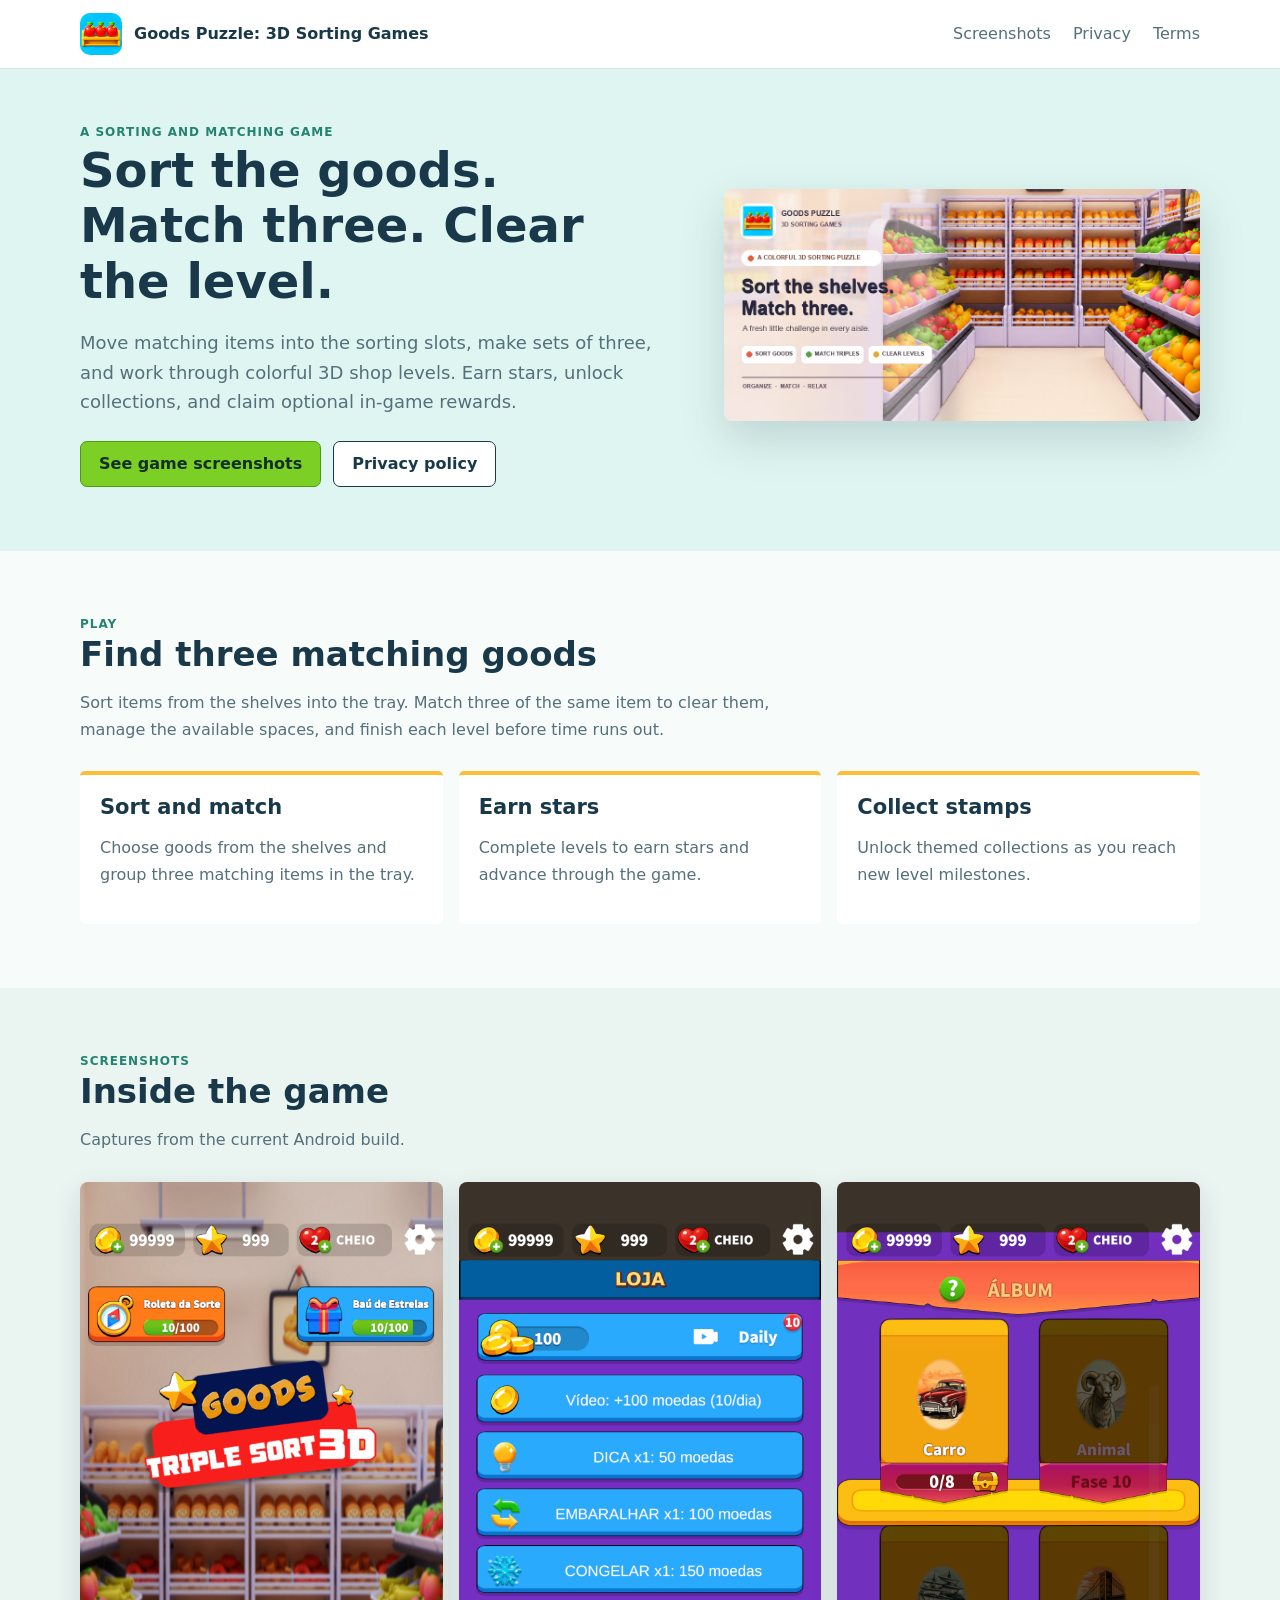
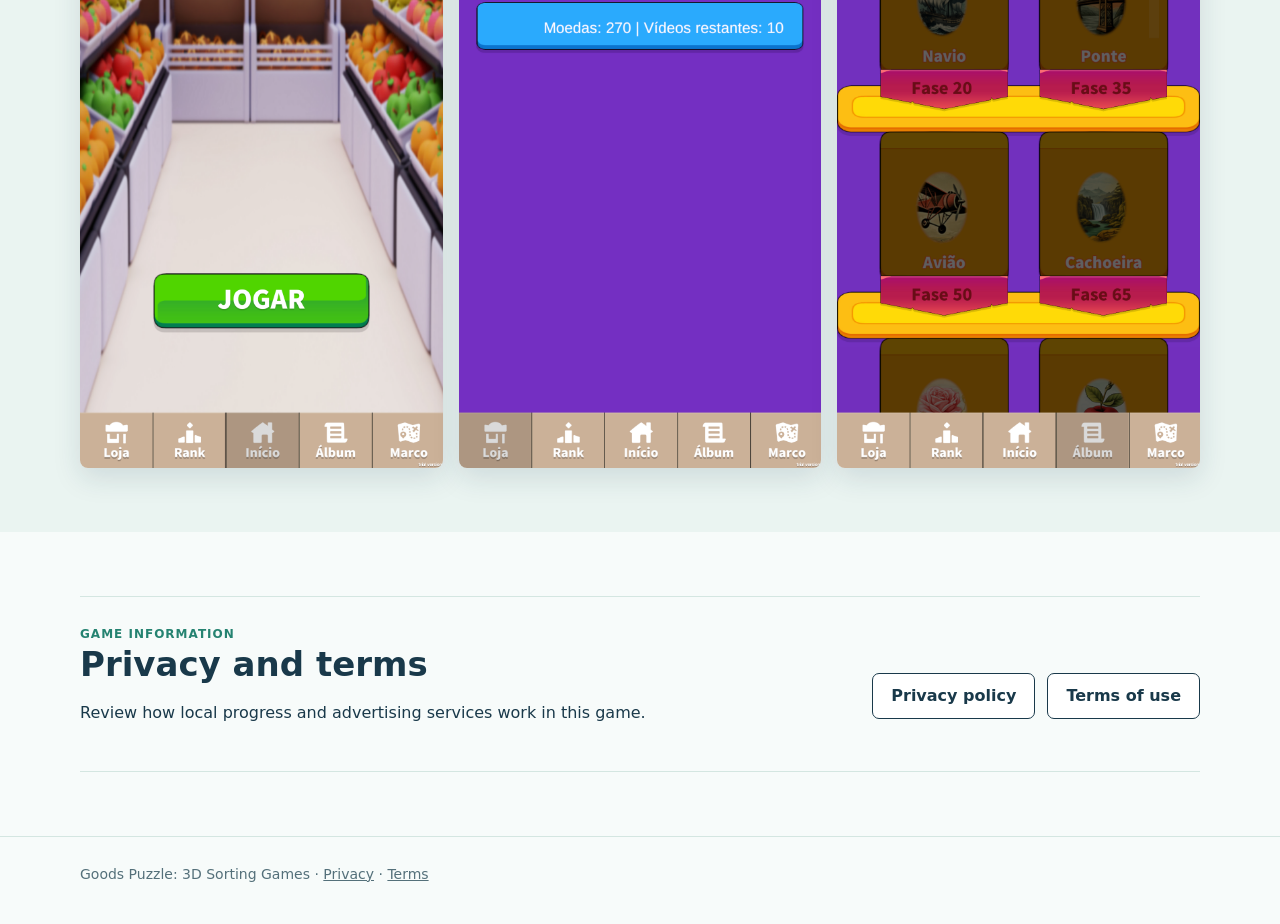
<file: index.html>
<!doctype html>
<html lang="en">
<head><meta charset="utf-8"><meta name="viewport" content="width=device-width,initial-scale=1"><meta name="description" content="Sort colorful goods, match three, and complete levels in Goods Puzzle: 3D Sorting Games."><link rel="icon" href="assets/app-icon.png"><title>Goods Puzzle: 3D Sorting Games</title><link rel="stylesheet" href="site.css"></head>
<body><header class="top"><nav class="wrap"><a class="brand" href="index.html"><img src="assets/app-icon.png" alt=""><span>Goods Puzzle: 3D Sorting Games</span></a><div class="links"><a href="#screens">Screenshots</a><a href="privacy.html">Privacy</a><a href="terms.html">Terms</a></div></nav></header>
<main><section class="hero"><div class="wrap hero-grid"><div><div class="eyebrow">A sorting and matching game</div><h1>Sort the goods. Match three. Clear the level.</h1><p class="lede">Move matching items into the sorting slots, make sets of three, and work through colorful 3D shop levels. Earn stars, unlock collections, and claim optional in-game rewards.</p><div class="actions"><a class="button primary" href="#screens">See game screenshots</a><a class="button secondary" href="privacy.html">Privacy policy</a></div></div><img class="hero-banner" src="assets/store-feature-graphic-1024x500.png" alt="Goods Puzzle: 3D Sorting Games promotional banner with game-style supermarket shelves and colorful goods"></div></section>
<section class="band"><div class="wrap"><div class="head"><div class="eyebrow">Play</div><h2>Find three matching goods</h2><p>Sort items from the shelves into the tray. Match three of the same item to clear them, manage the available spaces, and finish each level before time runs out.</p></div><div class="features"><article class="feature"><h3>Sort and match</h3><p>Choose goods from the shelves and group three matching items in the tray.</p></article><article class="feature"><h3>Earn stars</h3><p>Complete levels to earn stars and advance through the game.</p></article><article class="feature"><h3>Collect stamps</h3><p>Unlock themed collections as you reach new level milestones.</p></article></div></div></section>
<section class="band alt" id="screens"><div class="wrap"><div class="head"><div class="eyebrow">Screenshots</div><h2>Inside the game</h2><p>Captures from the current Android build.</p></div><div class="gallery"><img src="assets/home.jpg" alt="Home screen"><img src="assets/shop.jpg" alt="Shop screen"><img src="assets/stamp.jpg" alt="Stamp collection screen"></div></div></section>
<section class="band"><div class="wrap callout"><div><div class="eyebrow">Game information</div><h2>Privacy and terms</h2><p>Review how local progress and advertising services work in this game.</p></div><div class="actions"><a class="button secondary" href="privacy.html">Privacy policy</a><a class="button secondary" href="terms.html">Terms of use</a></div></div></section></main>
<footer><div class="wrap">Goods Puzzle: 3D Sorting Games · <a href="privacy.html">Privacy</a> · <a href="terms.html">Terms</a></div></footer></body></html>
</file>
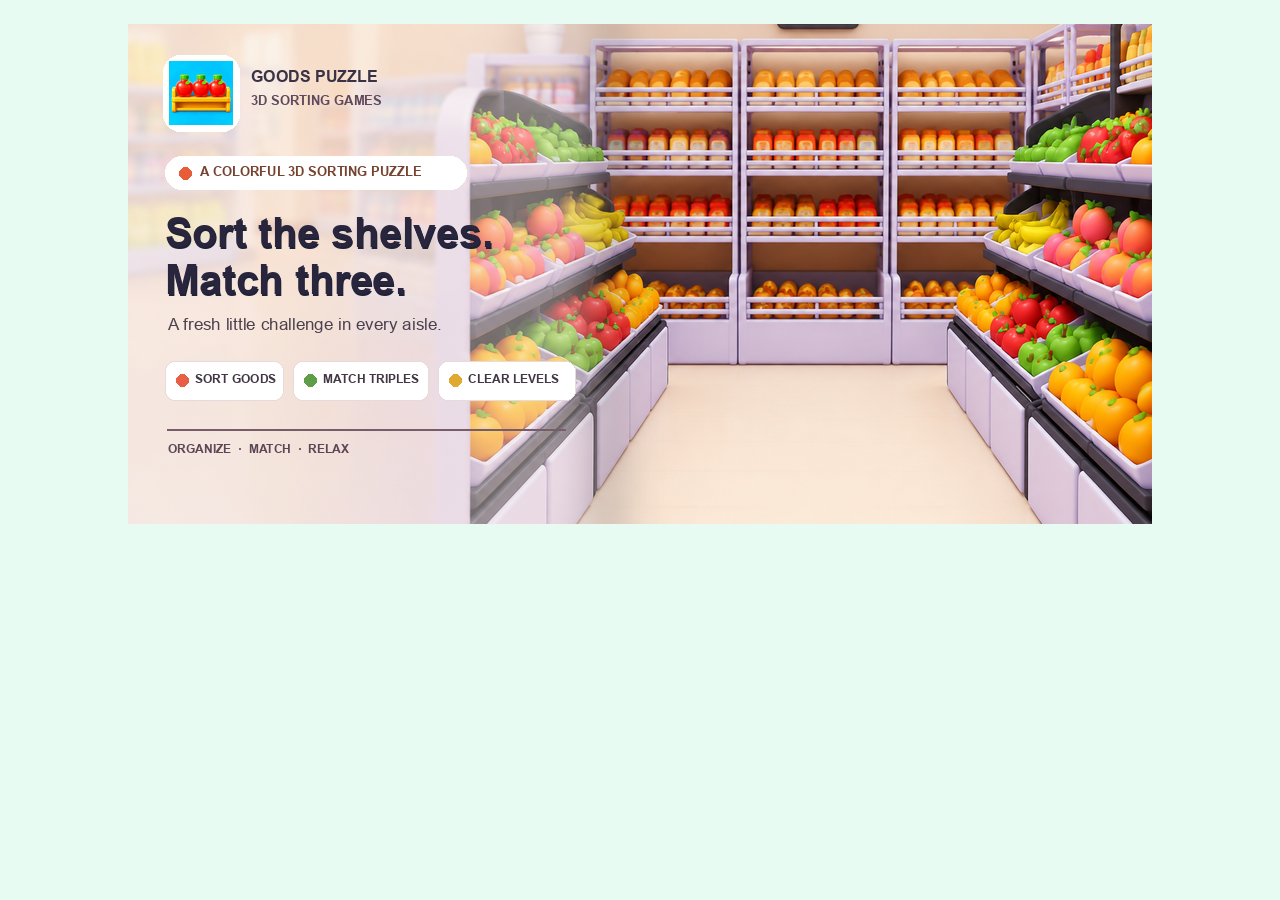
<file: banner.html>
<!doctype html>
<html lang="en">
<head>
  <meta charset="utf-8">
  <meta name="viewport" content="width=device-width,initial-scale=1">
  <meta name="description" content="Google Play feature graphic for Goods Puzzle: 3D Sorting Games.">
  <title>Goods Puzzle: 3D Sorting Games · Feature Graphic</title>
  <style>
    * { box-sizing: border-box; }
    html, body { margin: 0; min-height: 100%; background: #e7fbf3; }
    body { display: grid; place-items: center; padding: 24px; }
    img { display: block; width: min(100%, 1024px); height: auto; aspect-ratio: 1024 / 500; }
  </style>
</head>
<body>
  <img src="assets/store-feature-graphic-1024x500.png" alt="Goods Puzzle: 3D Sorting Games feature graphic showing colorful supermarket shelves and matching goods">
</body>
</html>
</file>
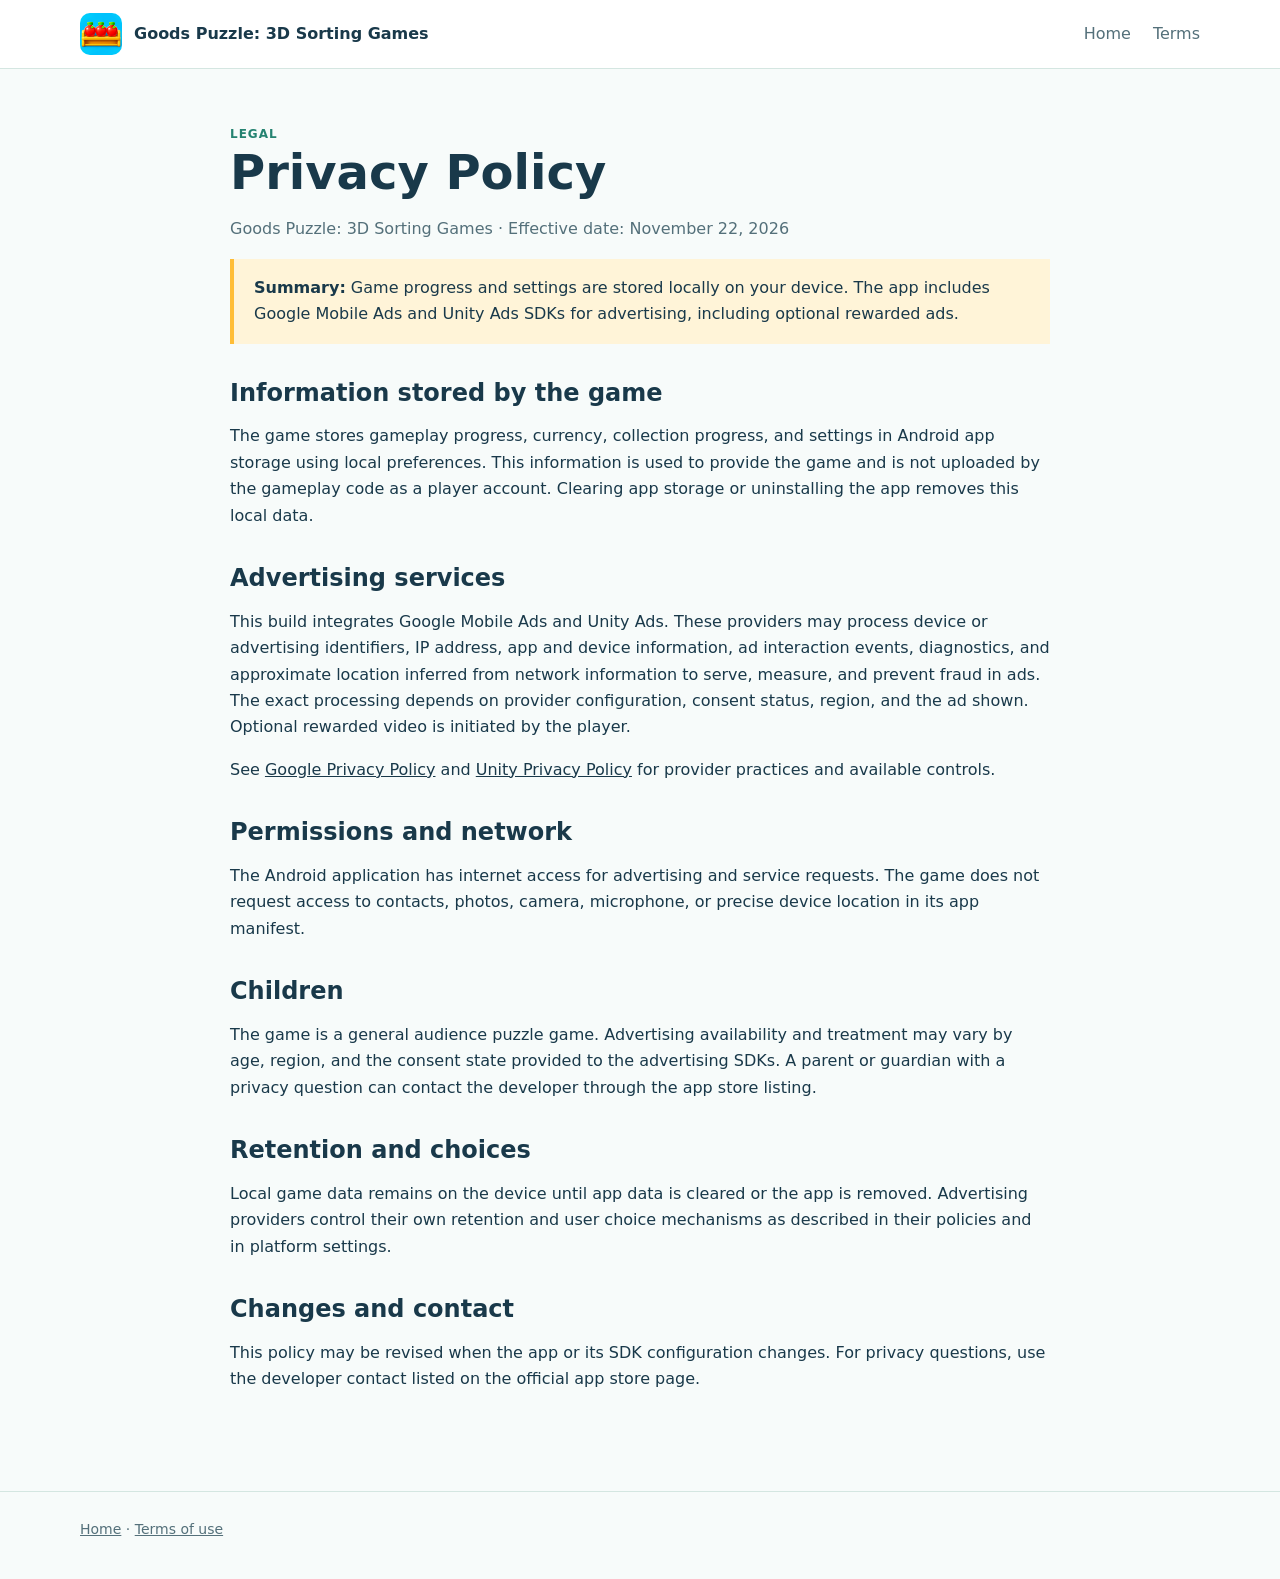
<file: privacy.html>
<!doctype html>
<html lang="en"><head><meta charset="utf-8"><meta name="viewport" content="width=device-width,initial-scale=1"><meta name="description" content="Privacy policy for Goods Puzzle: 3D Sorting Games."><link rel="icon" href="assets/app-icon.png"><title>Privacy Policy · Goods Puzzle: 3D Sorting Games</title><link rel="stylesheet" href="site.css"></head>
<body><header class="top"><nav class="wrap"><a class="brand" href="index.html"><img src="assets/app-icon.png" alt=""><span>Goods Puzzle: 3D Sorting Games</span></a><div class="links"><a href="index.html">Home</a><a href="terms.html">Terms</a></div></nav></header><main class="legal"><article class="wrap"><div class="eyebrow">Legal</div><h1>Privacy Policy</h1><p class="meta">Goods Puzzle: 3D Sorting Games · Effective date: November 22, 2026</p><div class="notice"><strong>Summary:</strong> Game progress and settings are stored locally on your device. The app includes Google Mobile Ads and Unity Ads SDKs for advertising, including optional rewarded ads.</div>
<h2>Information stored by the game</h2><p>The game stores gameplay progress, currency, collection progress, and settings in Android app storage using local preferences. This information is used to provide the game and is not uploaded by the gameplay code as a player account. Clearing app storage or uninstalling the app removes this local data.</p>
<h2>Advertising services</h2><p>This build integrates Google Mobile Ads and Unity Ads. These providers may process device or advertising identifiers, IP address, app and device information, ad interaction events, diagnostics, and approximate location inferred from network information to serve, measure, and prevent fraud in ads. The exact processing depends on provider configuration, consent status, region, and the ad shown. Optional rewarded video is initiated by the player.</p><p>See <a href="https://policies.google.com/privacy">Google Privacy Policy</a> and <a href="https://unity.com/legal/privacy-policy">Unity Privacy Policy</a> for provider practices and available controls.</p>
<h2>Permissions and network</h2><p>The Android application has internet access for advertising and service requests. The game does not request access to contacts, photos, camera, microphone, or precise device location in its app manifest.</p>
<h2>Children</h2><p>The game is a general audience puzzle game. Advertising availability and treatment may vary by age, region, and the consent state provided to the advertising SDKs. A parent or guardian with a privacy question can contact the developer through the app store listing.</p>
<h2>Retention and choices</h2><p>Local game data remains on the device until app data is cleared or the app is removed. Advertising providers control their own retention and user choice mechanisms as described in their policies and in platform settings.</p>
<h2>Changes and contact</h2><p>This policy may be revised when the app or its SDK configuration changes. For privacy questions, use the developer contact listed on the official app store page.</p></article></main><footer><div class="wrap"><a href="index.html">Home</a> · <a href="terms.html">Terms of use</a></div></footer></body></html>
</file>
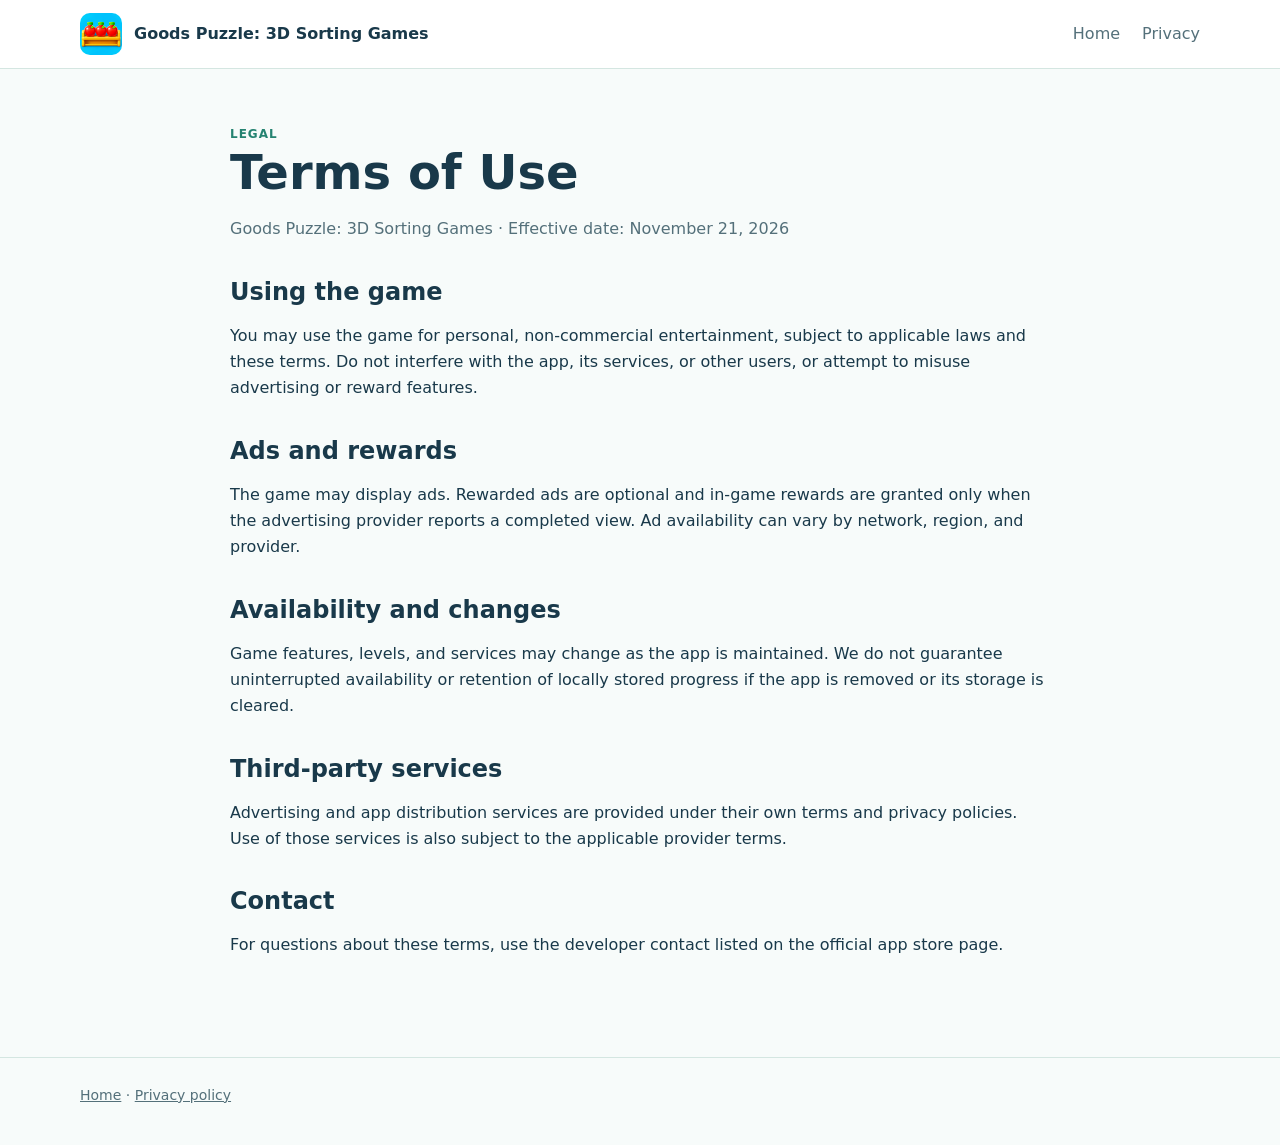
<file: terms.html>
<!doctype html>
<html lang="en"><head><meta charset="utf-8"><meta name="viewport" content="width=device-width,initial-scale=1"><meta name="description" content="Terms of use for Goods Puzzle: 3D Sorting Games."><link rel="icon" href="assets/app-icon.png"><title>Terms of Use · Goods Puzzle: 3D Sorting Games</title><link rel="stylesheet" href="site.css"></head>
<body><header class="top"><nav class="wrap"><a class="brand" href="index.html"><img src="assets/app-icon.png" alt=""><span>Goods Puzzle: 3D Sorting Games</span></a><div class="links"><a href="index.html">Home</a><a href="privacy.html">Privacy</a></div></nav></header><main class="legal"><article class="wrap"><div class="eyebrow">Legal</div><h1>Terms of Use</h1><p class="meta">Goods Puzzle: 3D Sorting Games · Effective date: November 21, 2026</p><h2>Using the game</h2><p>You may use the game for personal, non-commercial entertainment, subject to applicable laws and these terms. Do not interfere with the app, its services, or other users, or attempt to misuse advertising or reward features.</p><h2>Ads and rewards</h2><p>The game may display ads. Rewarded ads are optional and in-game rewards are granted only when the advertising provider reports a completed view. Ad availability can vary by network, region, and provider.</p><h2>Availability and changes</h2><p>Game features, levels, and services may change as the app is maintained. We do not guarantee uninterrupted availability or retention of locally stored progress if the app is removed or its storage is cleared.</p><h2>Third-party services</h2><p>Advertising and app distribution services are provided under their own terms and privacy policies. Use of those services is also subject to the applicable provider terms.</p><h2>Contact</h2><p>For questions about these terms, use the developer contact listed on the official app store page.</p></article></main><footer><div class="wrap"><a href="index.html">Home</a> · <a href="privacy.html">Privacy policy</a></div></footer></body></html>
</file>
<file: site.css>
:root{--ink:#19394a;--muted:#54707a;--paper:#f7fbfa;--sky:#dff5f1;--green:#7ccf25;--gold:#ffbd36;--line:#d4e6e1;--blue:#1595dc}
*{box-sizing:border-box}html{scroll-behavior:smooth}body{margin:0;background:var(--paper);color:var(--ink);font:16px/1.65 system-ui,-apple-system,"Segoe UI",sans-serif}a{color:inherit}.wrap{width:min(1120px,calc(100% - 36px));margin:auto}.top{background:#fff;border-bottom:1px solid var(--line)}nav{min-height:68px;display:flex;align-items:center;justify-content:space-between;gap:24px}.brand{display:flex;align-items:center;gap:12px;font-weight:800;text-decoration:none}.brand img{width:42px;height:42px;object-fit:cover;border-radius:10px}.links{display:flex;gap:22px;color:var(--muted)}.links a{text-decoration:none}.hero{background:var(--sky);padding:54px 0 64px}.hero-grid{display:grid;grid-template-columns:1fr .8fr;gap:48px;align-items:center}.eyebrow{font-size:12px;font-weight:800;color:#258371;text-transform:uppercase;letter-spacing:1px}h1,h2,h3{line-height:1.16;margin:0 0 16px}h1{font-size:48px;max-width:620px}h2{font-size:34px}h3{font-size:21px}.lede{max-width:610px;color:var(--muted);font-size:18px}.hero-shot{display:block;width:min(290px,78%);max-height:540px;object-fit:cover;object-position:top;margin:auto;border:7px solid #fff;border-radius:20px;box-shadow:0 18px 45px #19394a2b}.hero-banner{display:block;width:100%;height:auto;aspect-ratio:1024/500;object-fit:cover;border-radius:8px;box-shadow:0 18px 45px #19394a2b}.actions{display:flex;gap:12px;flex-wrap:wrap;margin-top:24px}.button{display:inline-flex;align-items:center;justify-content:center;min-height:46px;padding:0 18px;border-radius:7px;text-decoration:none;font-weight:750;border:1px solid var(--ink)}.primary{background:var(--green);color:#132f29;border-color:#509b14}.secondary{background:white}.band{padding:64px 0}.band.alt{background:#eaf4f1}.head{max-width:700px;margin-bottom:28px}.head p,.feature p{color:var(--muted)}.features{display:grid;grid-template-columns:repeat(3,1fr);gap:16px}.feature{padding:20px;border-top:4px solid var(--gold);background:white;border-radius:5px}.gallery{display:grid;grid-template-columns:repeat(3,1fr);gap:16px;align-items:start}.gallery img{width:100%;border-radius:8px;box-shadow:0 10px 28px #19394a21}.callout{display:flex;align-items:center;justify-content:space-between;gap:24px;border-block:1px solid var(--line);padding:28px 0}.legal{padding:56px 0 82px}.legal article{max-width:820px}.meta{color:var(--muted)}.legal h2{font-size:24px;margin-top:36px}.notice{padding:16px 20px;border-left:4px solid var(--gold);background:#fff4d8}footer{padding:26px 0 38px;color:var(--muted);font-size:14px;border-top:1px solid var(--line)}@media(max-width:760px){.wrap{width:calc(100% - 28px)}nav{min-height:60px}.links{gap:12px;font-size:14px}.hero{padding:42px 0}.hero-grid{grid-template-columns:1fr;gap:26px}h1{font-size:38px}.hero-shot{width:min(250px,70vw);max-height:440px}.hero-banner{width:100%;max-width:560px;margin:auto}.band{padding:48px 0}.features,.gallery{grid-template-columns:1fr}.callout{align-items:flex-start;flex-direction:column}}
*{box-sizing:border-box}html{scroll-behavior:smooth}body{margin:0;background:var(--paper);color:var(--ink);font:16px/1.65 system-ui,-apple-system,"Segoe UI",sans-serif}a{color:inherit}.wrap{width:min(1120px,calc(100% - 36px));margin:auto}.top{background:#fff;border-bottom:1px solid var(--line)}nav{min-height:68px;display:flex;align-items:center;justify-content:space-between;gap:24px}.brand{display:flex;align-items:center;gap:12px;font-weight:800;text-decoration:none}.brand img{width:42px;height:42px;object-fit:cover;border-radius:10px}.links{display:flex;gap:22px;color:var(--muted)}.links a{text-decoration:none}.hero{background:var(--sky);padding:54px 0 64px}.hero-grid{display:grid;grid-template-columns:1fr .8fr;gap:48px;align-items:center}.eyebrow{font-size:12px;font-weight:800;color:#258371;text-transform:uppercase;letter-spacing:1px}h1,h2,h3{line-height:1.16;margin:0 0 16px}h1{font-size:48px;max-width:620px}h2{font-size:34px}h3{font-size:21px}.lede{max-width:610px;color:var(--muted);font-size:18px}.hero-shot{display:block;width:min(290px,78%);max-height:540px;object-fit:cover;object-position:top;margin:auto;border:7px solid #fff;border-radius:20px;box-shadow:0 18px 45px #19394a2b}.actions{display:flex;gap:12px;flex-wrap:wrap;margin-top:24px}.button{display:inline-flex;align-items:center;justify-content:center;min-height:46px;padding:0 18px;border-radius:7px;text-decoration:none;font-weight:750;border:1px solid var(--ink)}.primary{background:var(--green);color:#132f29;border-color:#509b14}.secondary{background:white}.band{padding:64px 0}.band.alt{background:#eaf4f1}.head{max-width:700px;margin-bottom:28px}.head p,.feature p{color:var(--muted)}.features{display:grid;grid-template-columns:repeat(3,1fr);gap:16px}.feature{padding:20px;border-top:4px solid var(--gold);background:white;border-radius:5px}.gallery{display:grid;grid-template-columns:repeat(3,1fr);gap:16px;align-items:start}.gallery img{width:100%;border-radius:8px;box-shadow:0 10px 28px #19394a21}.callout{display:flex;align-items:center;justify-content:space-between;gap:24px;border-block:1px solid var(--line);padding:28px 0}.legal{padding:56px 0 82px}.legal article{max-width:820px}.meta{color:var(--muted)}.legal h2{font-size:24px;margin-top:36px}.notice{padding:16px 20px;border-left:4px solid var(--gold);background:#fff4d8}footer{padding:26px 0 38px;color:var(--muted);font-size:14px;border-top:1px solid var(--line)}@media(max-width:760px){.wrap{width:calc(100% - 28px)}nav{min-height:60px;gap:8px}.brand{gap:7px;font-size:13px;line-height:1.2;max-width:168px}.brand img{width:34px;height:34px;flex:0 0 34px}.links{gap:9px;font-size:12px;white-space:nowrap}.hero{padding:42px 0}.hero-grid{grid-template-columns:1fr;gap:26px}h1{font-size:38px}.hero-shot{width:min(250px,70vw);max-height:440px}.band{padding:48px 0}.features,.gallery{grid-template-columns:1fr}.callout{align-items:flex-start;flex-direction:column}}
</file>
